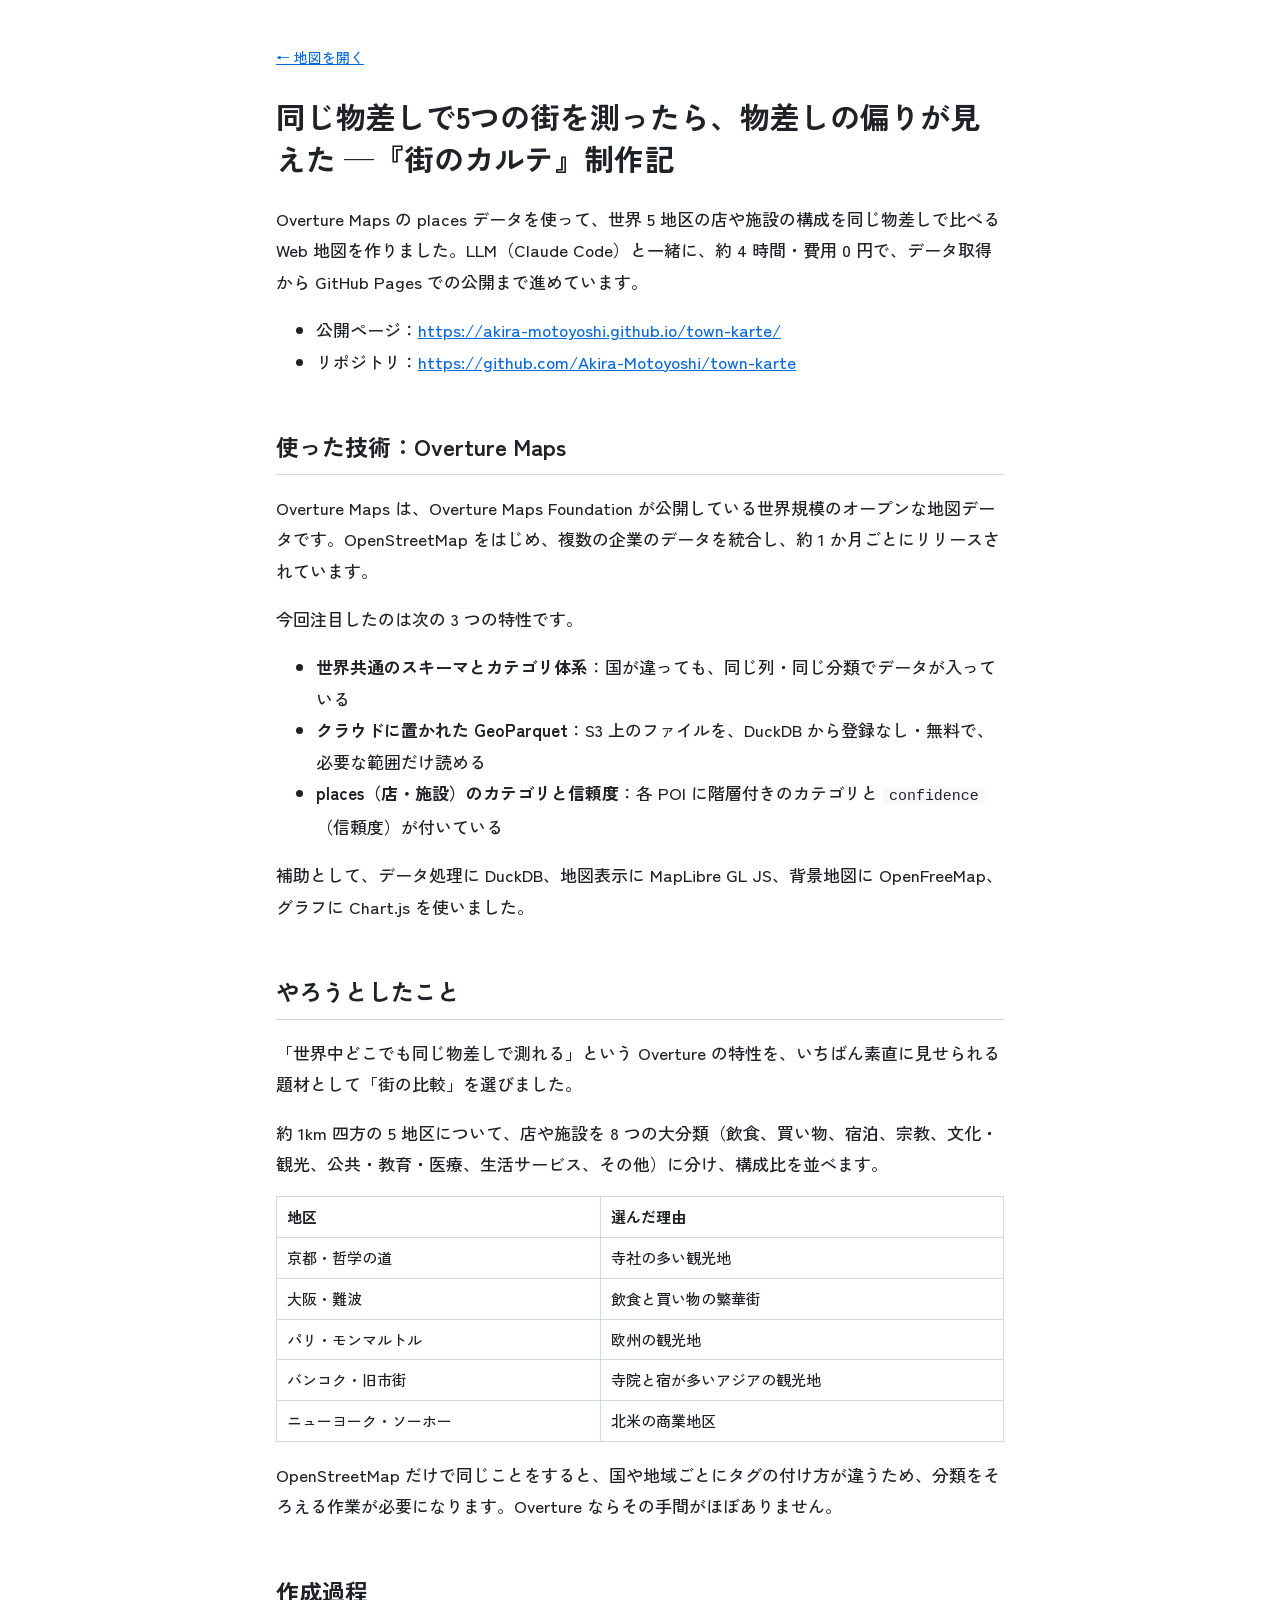
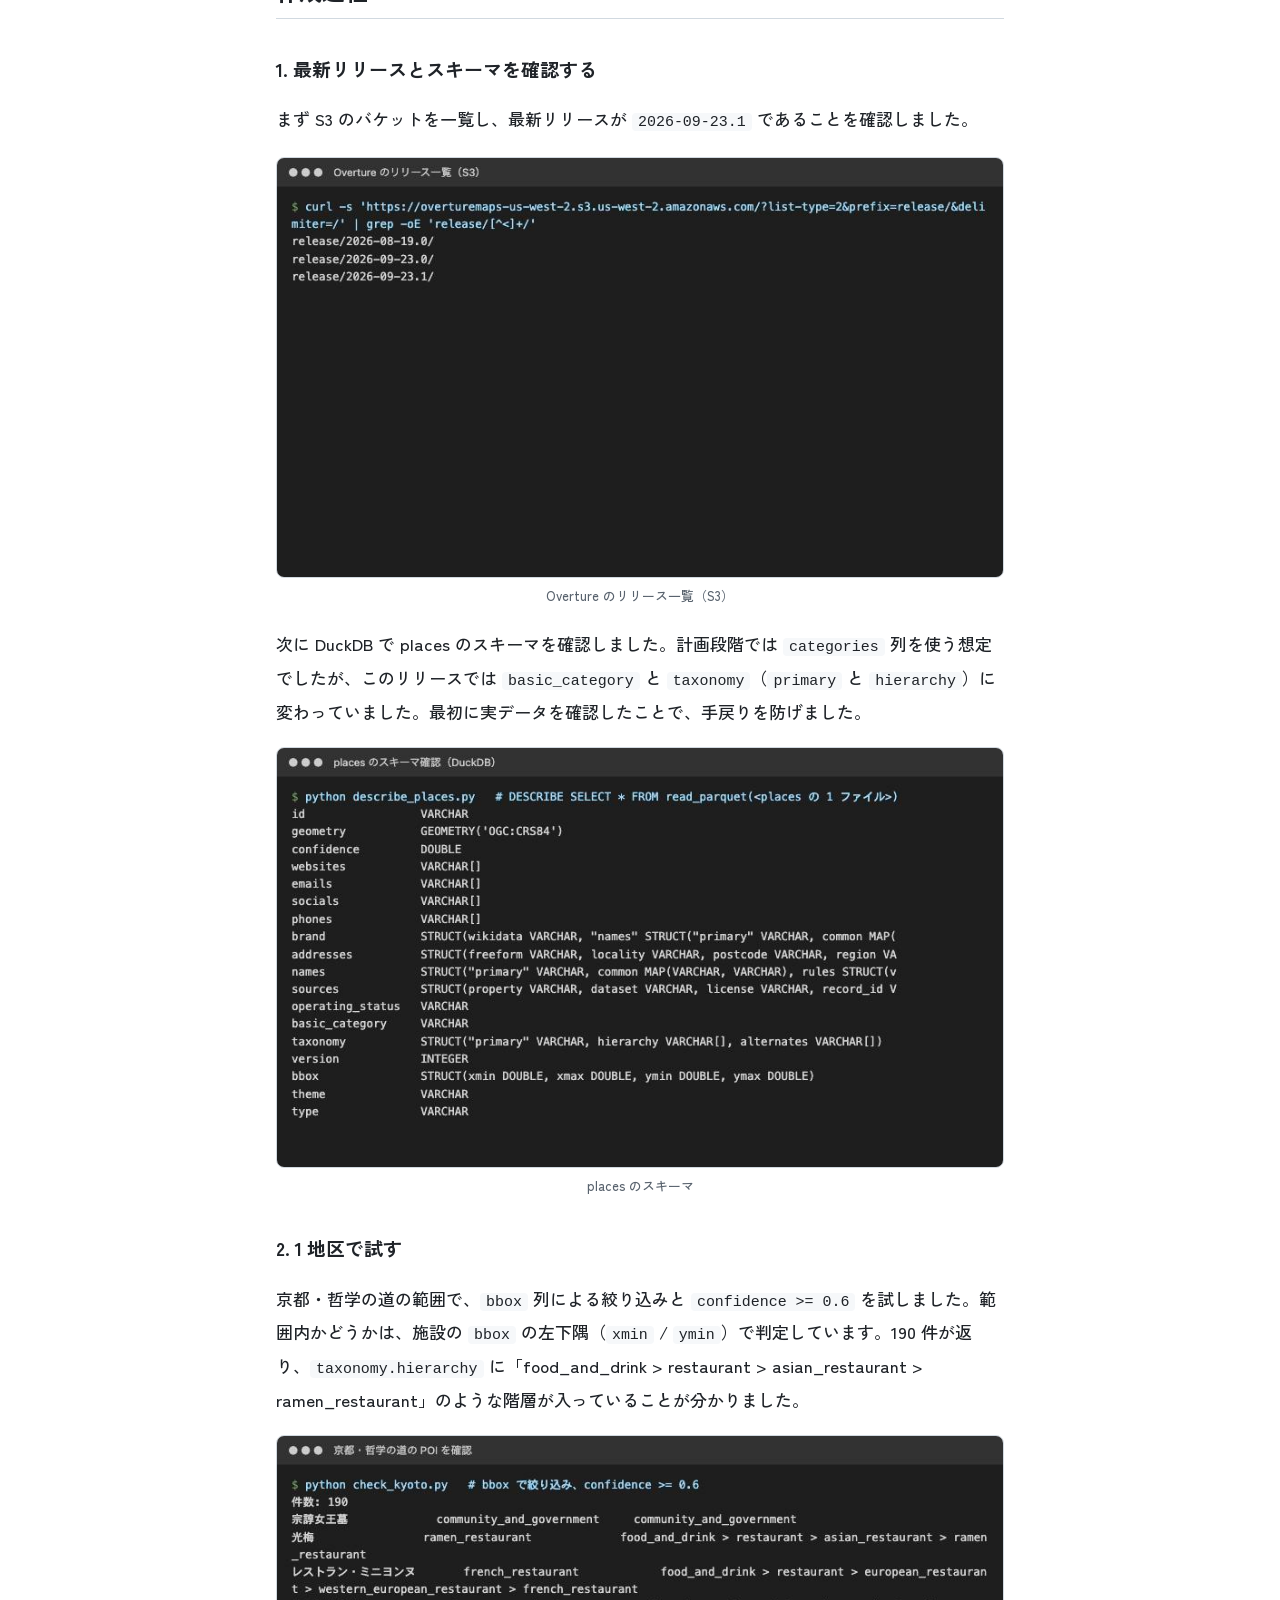
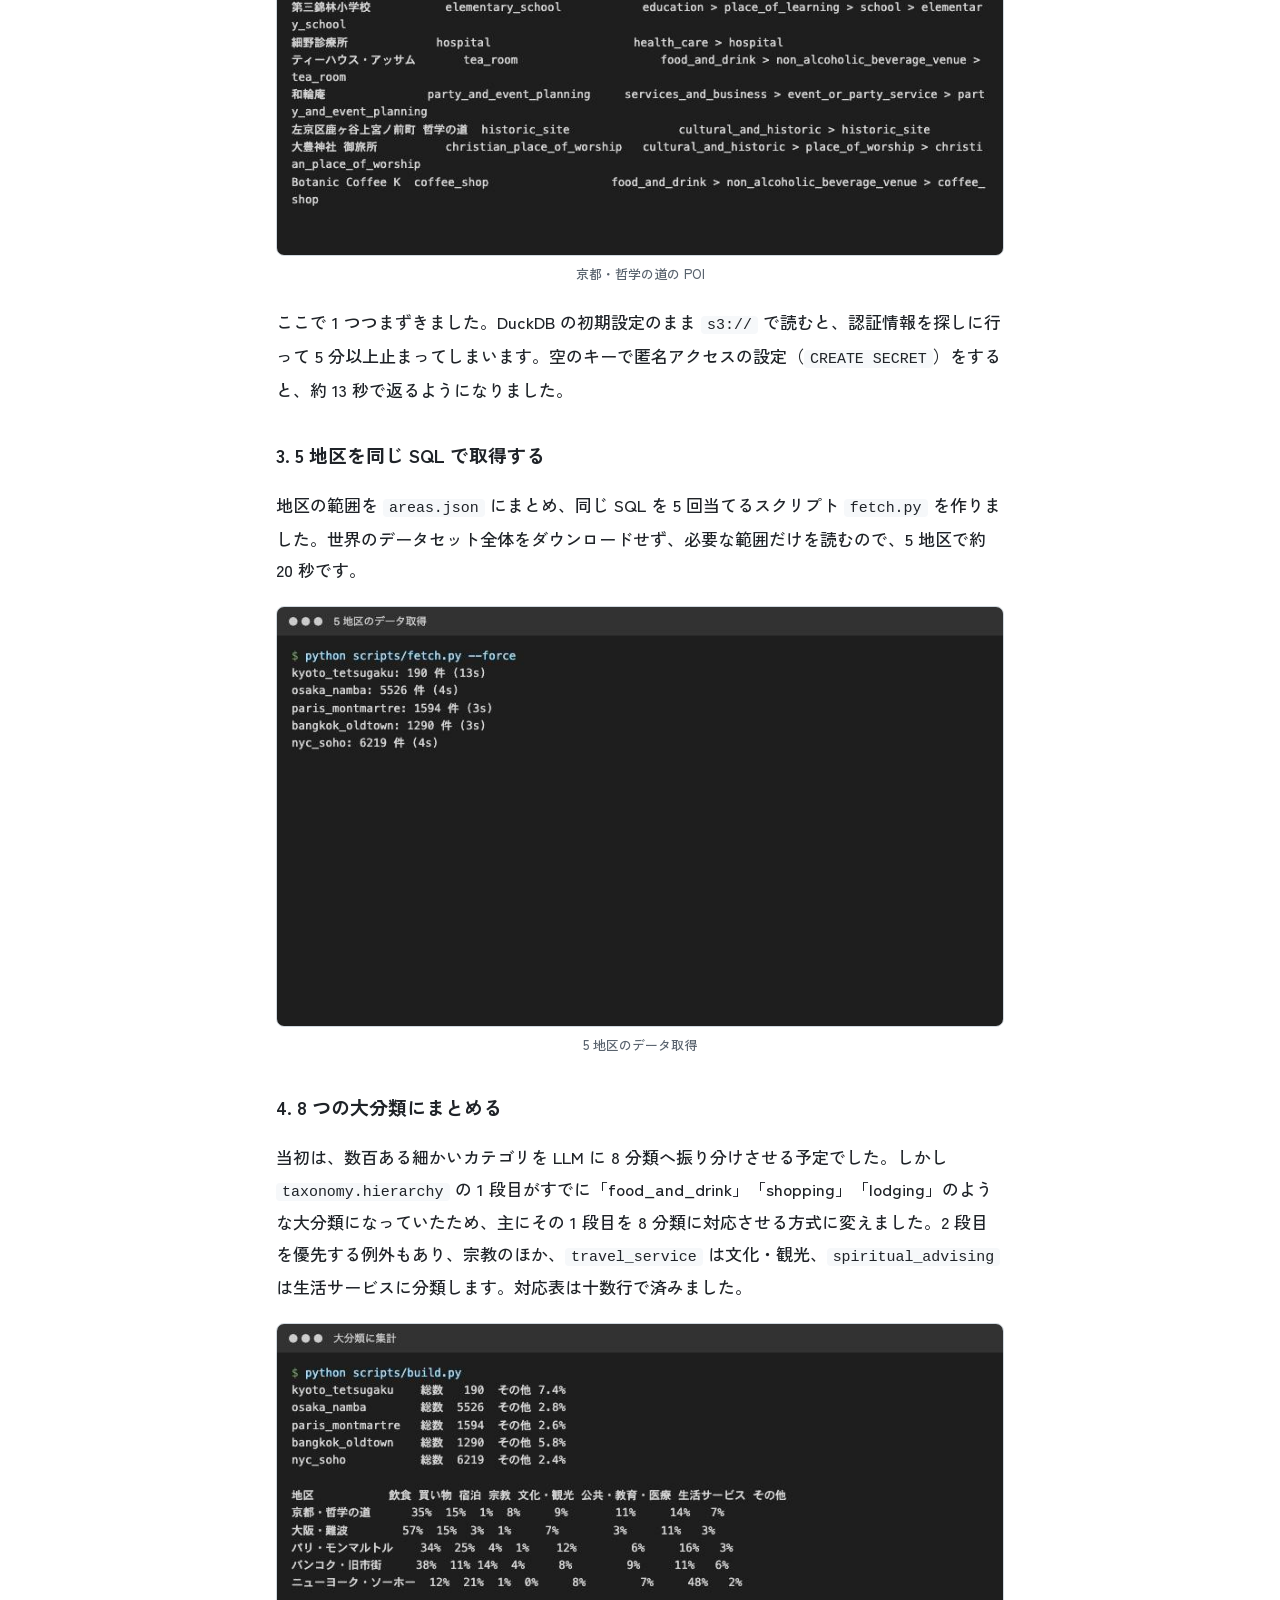
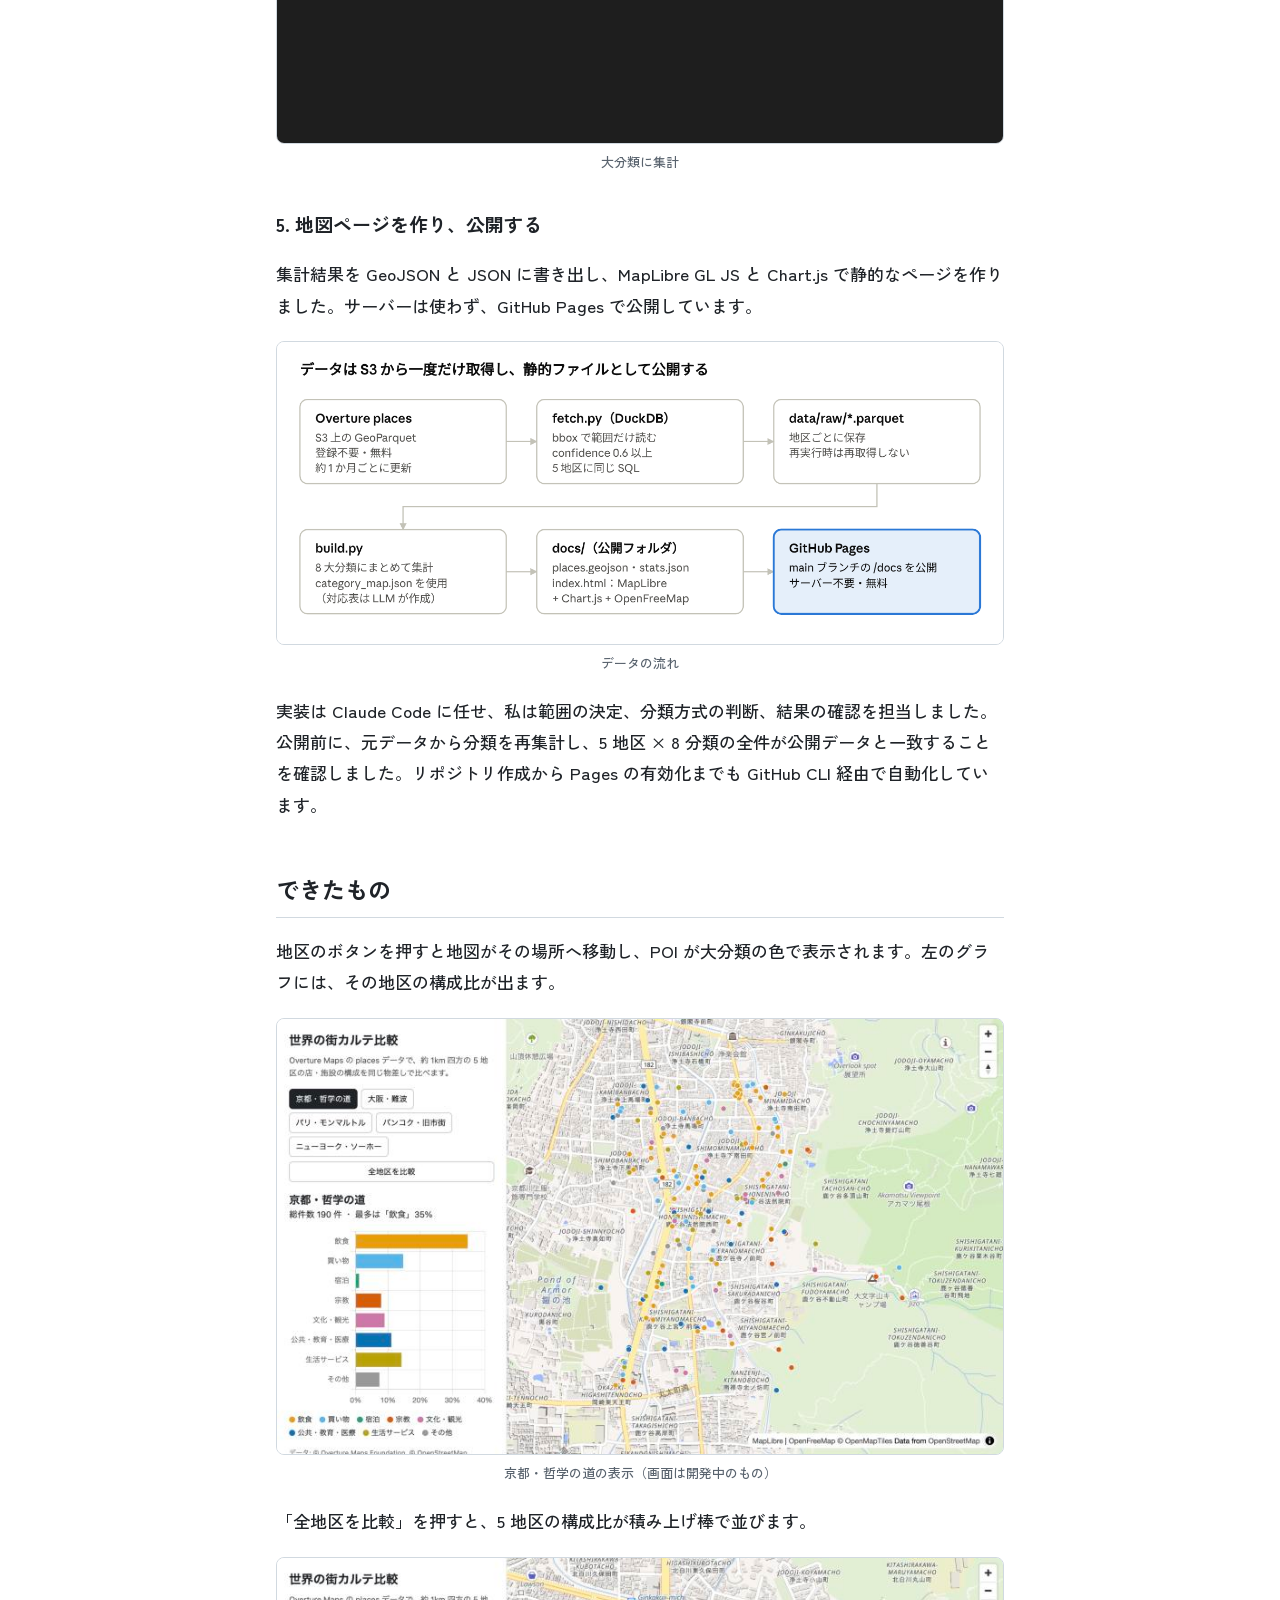
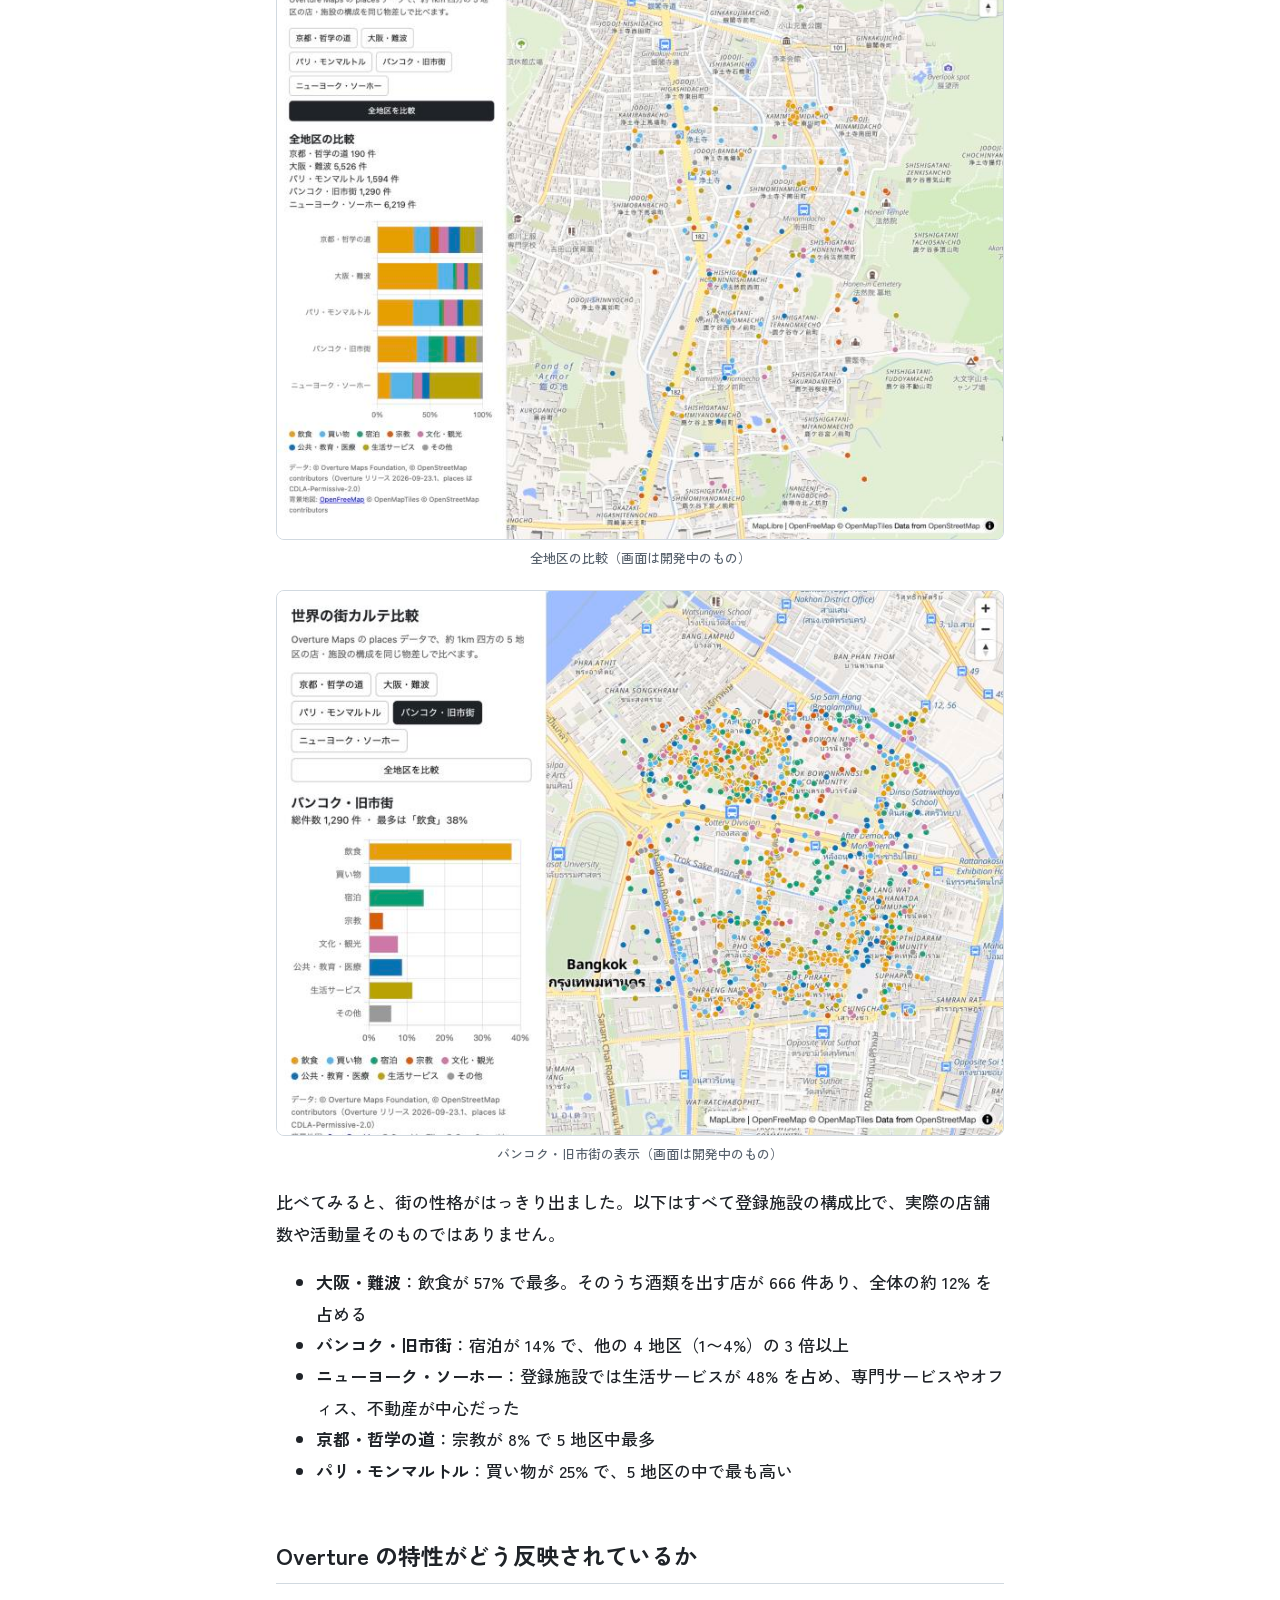
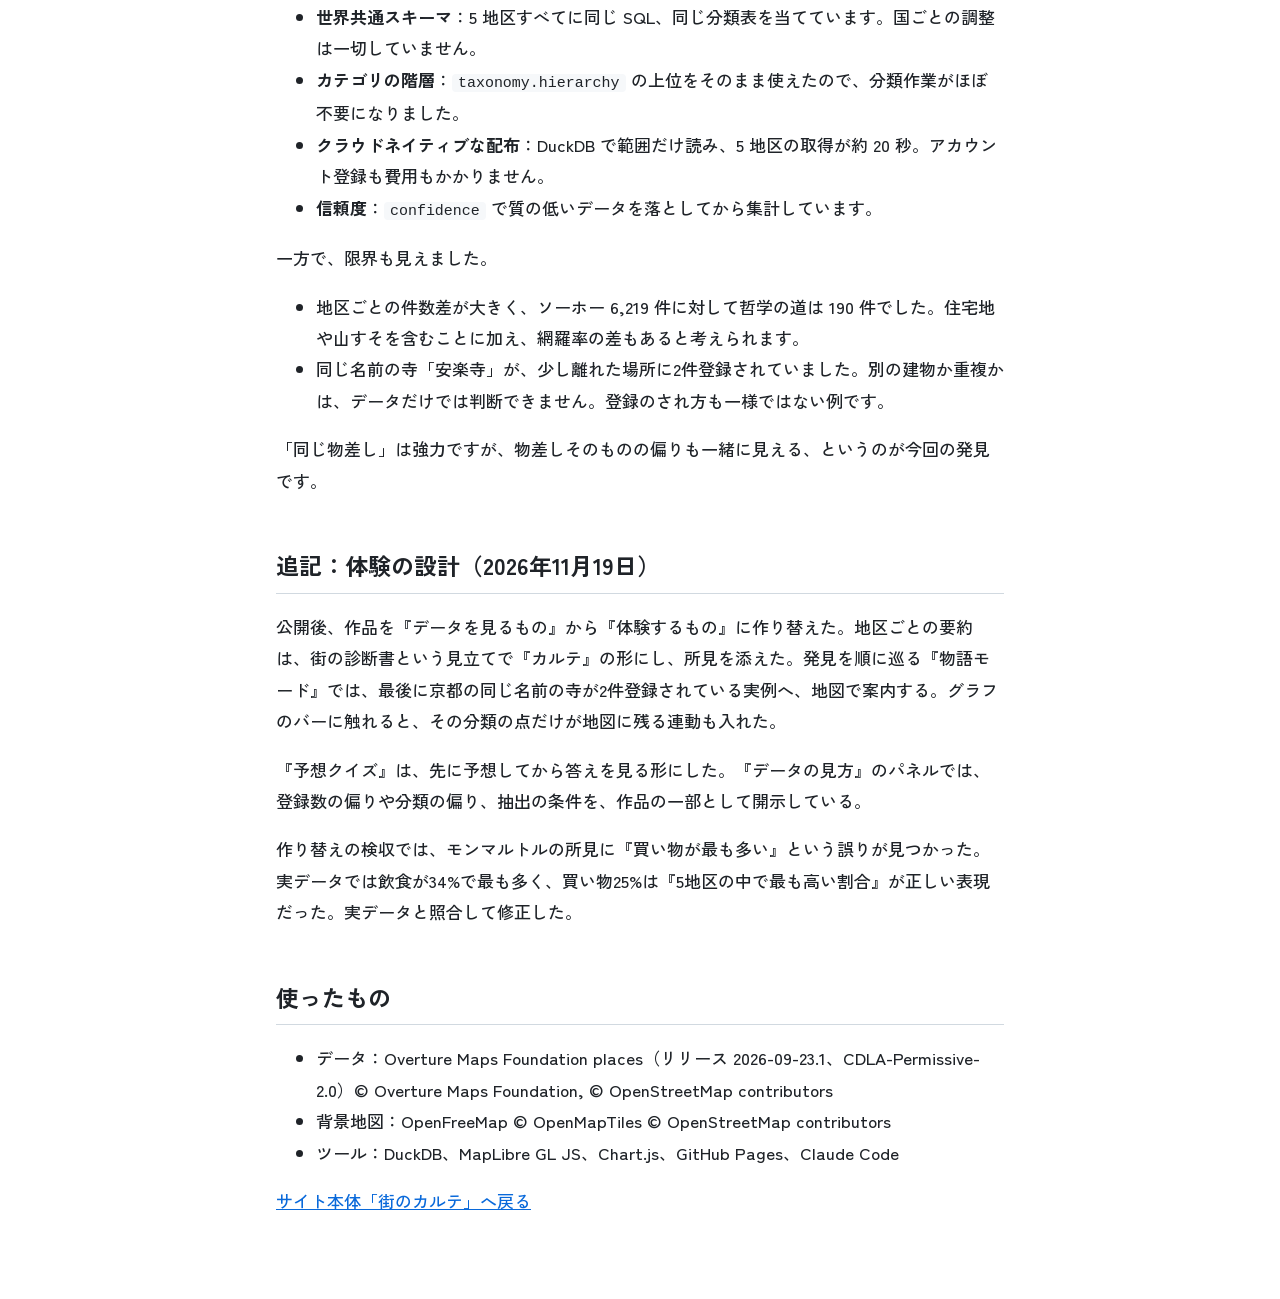
<file: docs/article/index.html>
<!doctype html>
<html lang="ja">
<head>
<meta charset="utf-8">
<meta name="viewport" content="width=device-width, initial-scale=1">
<title>同じ物差しで5つの街を測ったら、物差しの偏りが見えた —『街のカルテ』制作記</title>
<meta name="description" content="Overture Maps の places データで世界 5 地区を比べる Web 地図を作った過程">
<link rel="preconnect" href="https://fonts.googleapis.com">
<link rel="preconnect" href="https://fonts.gstatic.com" crossorigin>
<link href="https://fonts.googleapis.com/css2?family=Zen+Kaku+Gothic+New:wght@500;700;900&display=swap" rel="stylesheet">
<style>
:root{--fg:#1f2328;--muted:#59636e;--line:#d1d9e0;--bg:#fff;--code:#f6f8fa;--link:#0969da}
@media (prefers-color-scheme:dark){:root{--fg:#E9EEF3;--muted:#93A3B4;--line:rgba(233,238,243,0.14);--bg:#0C1218;--code:#141E29;--link:#FFB454}}
*{box-sizing:border-box}
body{margin:0;background:var(--bg);color:var(--fg);font:500 17px/1.85 "Zen Kaku Gothic New",system-ui,-apple-system,"Hiragino Sans","Noto Sans JP",sans-serif;font-variant-numeric:tabular-nums}
main{max-width:760px;margin:0 auto;padding:40px 16px 80px}
h1{font-size:30px;line-height:1.4;margin:0 0 24px}
h2{font-size:23px;margin:48px 0 12px;padding-bottom:6px;border-bottom:1px solid var(--line)}
h3{font-size:19px;margin:32px 0 8px}
a{color:var(--link)}
code{background:var(--code);padding:1px 6px;border-radius:4px;font-size:.88em}
figure{margin:20px 0} figure img{width:100%;border:1px solid var(--line);border-radius:8px;display:block}
figcaption{font-size:13px;color:var(--muted);text-align:center;margin-top:6px}
table{border-collapse:collapse;width:100%;font-size:15px} th,td{border:1px solid var(--line);padding:6px 10px;text-align:left}
.back{font-size:14px;margin-bottom:24px;display:inline-block}
</style>
</head>
<body><main>
<a class="back" href="../">← 地図を開く</a>
<h1>同じ物差しで5つの街を測ったら、物差しの偏りが見えた —『街のカルテ』制作記</h1>
<p>Overture Maps の places データを使って、世界 5 地区の店や施設の構成を同じ物差しで比べる Web 地図を作りました。LLM（Claude Code）と一緒に、約 4 時間・費用 0 円で、データ取得から GitHub Pages での公開まで進めています。</p>
<ul>
<li>公開ページ：<a href="https://akira-motoyoshi.github.io/town-karte/">https://akira-motoyoshi.github.io/town-karte/</a></li>
<li>リポジトリ：<a href="https://github.com/Akira-Motoyoshi/town-karte">https://github.com/Akira-Motoyoshi/town-karte</a></li>
</ul>
<h2>使った技術：Overture Maps</h2>
<p>Overture Maps は、Overture Maps Foundation が公開している世界規模のオープンな地図データです。OpenStreetMap をはじめ、複数の企業のデータを統合し、約 1 か月ごとにリリースされています。</p>
<p>今回注目したのは次の 3 つの特性です。</p>
<ul>
<li><strong>世界共通のスキーマとカテゴリ体系</strong>：国が違っても、同じ列・同じ分類でデータが入っている</li>
<li><strong>クラウドに置かれた GeoParquet</strong>：S3 上のファイルを、DuckDB から登録なし・無料で、必要な範囲だけ読める</li>
<li><strong>places（店・施設）のカテゴリと信頼度</strong>：各 POI に階層付きのカテゴリと <code>confidence</code>（信頼度）が付いている</li>
</ul>
<p>補助として、データ処理に DuckDB、地図表示に MapLibre GL JS、背景地図に OpenFreeMap、グラフに Chart.js を使いました。</p>
<h2>やろうとしたこと</h2>
<p>「世界中どこでも同じ物差しで測れる」という Overture の特性を、いちばん素直に見せられる題材として「街の比較」を選びました。</p>
<p>約 1km 四方の 5 地区について、店や施設を 8 つの大分類（飲食、買い物、宿泊、宗教、文化・観光、公共・教育・医療、生活サービス、その他）に分け、構成比を並べます。</p>
<table>
<thead>
<tr>
<th>地区</th>
<th>選んだ理由</th>
</tr>
</thead>
<tbody>
<tr>
<td>京都・哲学の道</td>
<td>寺社の多い観光地</td>
</tr>
<tr>
<td>大阪・難波</td>
<td>飲食と買い物の繁華街</td>
</tr>
<tr>
<td>パリ・モンマルトル</td>
<td>欧州の観光地</td>
</tr>
<tr>
<td>バンコク・旧市街</td>
<td>寺院と宿が多いアジアの観光地</td>
</tr>
<tr>
<td>ニューヨーク・ソーホー</td>
<td>北米の商業地区</td>
</tr>
</tbody>
</table>
<p>OpenStreetMap だけで同じことをすると、国や地域ごとにタグの付け方が違うため、分類をそろえる作業が必要になります。Overture ならその手間がほぼありません。</p>
<h2>作成過程</h2>
<h3>1. 最新リリースとスキーマを確認する</h3>
<p>まず S3 のバケットを一覧し、最新リリースが <code>2026-09-23.1</code> であることを確認しました。</p>
<figure><img alt="Overture のリリース一覧（S3）" loading="lazy" src="01_releases.jpg" /><figcaption>Overture のリリース一覧（S3）</figcaption></figure>
<p>次に DuckDB で places のスキーマを確認しました。計画段階では <code>categories</code> 列を使う想定でしたが、このリリースでは <code>basic_category</code> と <code>taxonomy</code>（<code>primary</code> と <code>hierarchy</code>）に変わっていました。最初に実データを確認したことで、手戻りを防げました。</p>
<figure><img alt="places のスキーマ" loading="lazy" src="02_schema.jpg" /><figcaption>places のスキーマ</figcaption></figure>
<h3>2. 1 地区で試す</h3>
<p>京都・哲学の道の範囲で、<code>bbox</code> 列による絞り込みと <code>confidence &gt;= 0.6</code> を試しました。範囲内かどうかは、施設の <code>bbox</code> の左下隅（<code>xmin</code> / <code>ymin</code>）で判定しています。190 件が返り、<code>taxonomy.hierarchy</code> に「food_and_drink &gt; restaurant &gt; asian_restaurant &gt; ramen_restaurant」のような階層が入っていることが分かりました。</p>
<figure><img alt="京都・哲学の道の POI" loading="lazy" src="03_kyoto.jpg" /><figcaption>京都・哲学の道の POI</figcaption></figure>
<p>ここで 1 つつまずきました。DuckDB の初期設定のまま <code>s3://</code> で読むと、認証情報を探しに行って 5 分以上止まってしまいます。空のキーで匿名アクセスの設定（<code>CREATE SECRET</code>）をすると、約 13 秒で返るようになりました。</p>
<h3>3. 5 地区を同じ SQL で取得する</h3>
<p>地区の範囲を <code>areas.json</code> にまとめ、同じ SQL を 5 回当てるスクリプト <code>fetch.py</code> を作りました。世界のデータセット全体をダウンロードせず、必要な範囲だけを読むので、5 地区で約 20 秒です。</p>
<figure><img alt="5 地区のデータ取得" loading="lazy" src="04_fetch.jpg" /><figcaption>5 地区のデータ取得</figcaption></figure>
<h3>4. 8 つの大分類にまとめる</h3>
<p>当初は、数百ある細かいカテゴリを LLM に 8 分類へ振り分けさせる予定でした。しかし <code>taxonomy.hierarchy</code> の 1 段目がすでに「food_and_drink」「shopping」「lodging」のような大分類になっていたため、主にその 1 段目を 8 分類に対応させる方式に変えました。2 段目を優先する例外もあり、宗教のほか、<code>travel_service</code> は文化・観光、<code>spiritual_advising</code> は生活サービスに分類します。対応表は十数行で済みました。</p>
<figure><img alt="大分類に集計" loading="lazy" src="05_build.jpg" /><figcaption>大分類に集計</figcaption></figure>
<h3>5. 地図ページを作り、公開する</h3>
<p>集計結果を GeoJSON と JSON に書き出し、MapLibre GL JS と Chart.js で静的なページを作りました。サーバーは使わず、GitHub Pages で公開しています。</p>
<figure><img alt="データの流れ" loading="lazy" src="06_dataflow.png" /><figcaption>データの流れ</figcaption></figure>
<p>実装は Claude Code に任せ、私は範囲の決定、分類方式の判断、結果の確認を担当しました。公開前に、元データから分類を再集計し、5 地区 × 8 分類の全件が公開データと一致することを確認しました。リポジトリ作成から Pages の有効化までも GitHub CLI 経由で自動化しています。</p>
<h2>できたもの</h2>
<p>地区のボタンを押すと地図がその場所へ移動し、POI が大分類の色で表示されます。左のグラフには、その地区の構成比が出ます。</p>
<figure><img alt="京都・哲学の道の表示" loading="lazy" src="07_kyoto_page.jpg" /><figcaption>京都・哲学の道の表示（画面は開発中のもの）</figcaption></figure>
<p>「全地区を比較」を押すと、5 地区の構成比が積み上げ棒で並びます。</p>
<figure><img alt="全地区の比較" loading="lazy" src="08_compare.jpg" /><figcaption>全地区の比較（画面は開発中のもの）</figcaption></figure>
<figure><img alt="バンコク・旧市街の表示" loading="lazy" src="09_bangkok.jpg" /><figcaption>バンコク・旧市街の表示（画面は開発中のもの）</figcaption></figure>
<p>比べてみると、街の性格がはっきり出ました。以下はすべて登録施設の構成比で、実際の店舗数や活動量そのものではありません。</p>
<ul>
<li><strong>大阪・難波</strong>：飲食が 57% で最多。そのうち酒類を出す店が 666 件あり、全体の約 12% を占める</li>
<li><strong>バンコク・旧市街</strong>：宿泊が 14% で、他の 4 地区（1〜4%）の 3 倍以上</li>
<li><strong>ニューヨーク・ソーホー</strong>：登録施設では生活サービスが 48% を占め、専門サービスやオフィス、不動産が中心だった</li>
<li><strong>京都・哲学の道</strong>：宗教が 8% で 5 地区中最多</li>
<li><strong>パリ・モンマルトル</strong>：買い物が 25% で、5 地区の中で最も高い</li>
</ul>
<h2>Overture の特性がどう反映されているか</h2>
<ul>
<li><strong>世界共通スキーマ</strong>：5 地区すべてに同じ SQL、同じ分類表を当てています。国ごとの調整は一切していません。</li>
<li><strong>カテゴリの階層</strong>：<code>taxonomy.hierarchy</code> の上位をそのまま使えたので、分類作業がほぼ不要になりました。</li>
<li><strong>クラウドネイティブな配布</strong>：DuckDB で範囲だけ読み、5 地区の取得が約 20 秒。アカウント登録も費用もかかりません。</li>
<li><strong>信頼度</strong>：<code>confidence</code> で質の低いデータを落としてから集計しています。</li>
</ul>
<p>一方で、限界も見えました。</p>
<ul>
<li>地区ごとの件数差が大きく、ソーホー 6,219 件に対して哲学の道は 190 件でした。住宅地や山すそを含むことに加え、網羅率の差もあると考えられます。</li>
<li>同じ名前の寺「安楽寺」が、少し離れた場所に2件登録されていました。別の建物か重複かは、データだけでは判断できません。登録のされ方も一様ではない例です。</li>
</ul>
<p>「同じ物差し」は強力ですが、物差しそのものの偏りも一緒に見える、というのが今回の発見です。</p>
<h2>追記：体験の設計（2026年11月19日）</h2>
<p>公開後、作品を『データを見るもの』から『体験するもの』に作り替えた。地区ごとの要約は、街の診断書という見立てで『カルテ』の形にし、所見を添えた。発見を順に巡る『物語モード』では、最後に京都の同じ名前の寺が2件登録されている実例へ、地図で案内する。グラフのバーに触れると、その分類の点だけが地図に残る連動も入れた。</p>
<p>『予想クイズ』は、先に予想してから答えを見る形にした。『データの見方』のパネルでは、登録数の偏りや分類の偏り、抽出の条件を、作品の一部として開示している。</p>
<p>作り替えの検収では、モンマルトルの所見に『買い物が最も多い』という誤りが見つかった。実データでは飲食が34%で最も多く、買い物25%は『5地区の中で最も高い割合』が正しい表現だった。実データと照合して修正した。</p>
<h2>使ったもの</h2>
<ul>
<li>データ：Overture Maps Foundation places（リリース 2026-09-23.1、CDLA-Permissive-2.0）© Overture Maps Foundation, © OpenStreetMap contributors</li>
<li>背景地図：OpenFreeMap © OpenMapTiles © OpenStreetMap contributors</li>
<li>ツール：DuckDB、MapLibre GL JS、Chart.js、GitHub Pages、Claude Code</li>
</ul>
<p><a href="../">サイト本体「街のカルテ」へ戻る</a></p>
</main></body></html>
</file>
